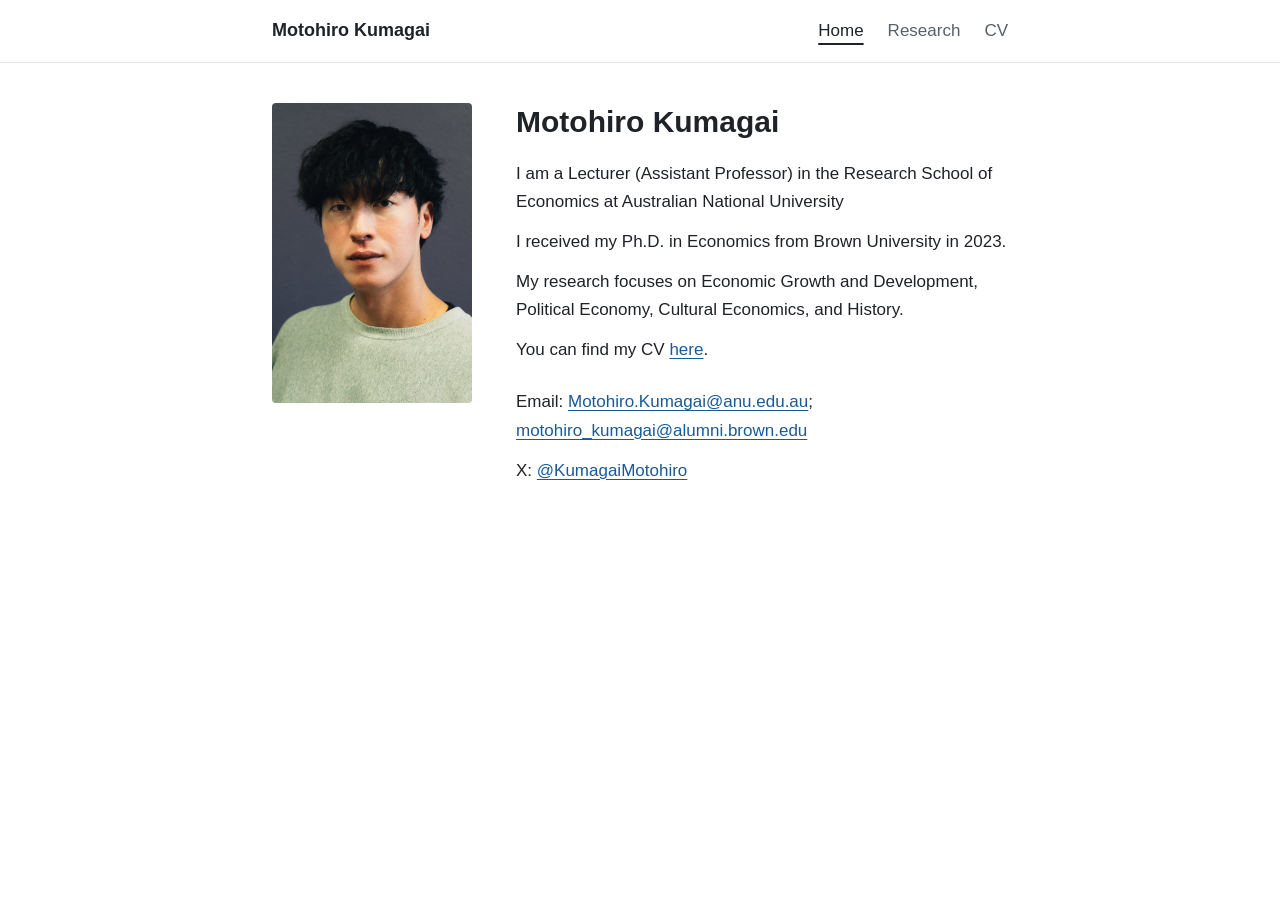
<file: index.html>
<!DOCTYPE html>
<html lang="en">
<head>
  <meta charset="utf-8">
  <meta name="viewport" content="width=device-width, initial-scale=1">
  <meta name="google-site-verification" content="nEzhapwCkBh-G1lQflMbihM4DeveiQUpsPVzZ7w9uSY">
  <title>Motohiro Kumagai | Economist, Australian National University</title>
  <meta name="description" content="Motohiro Kumagai is an economist and Lecturer (Assistant Professor) in the Research School of Economics at the Australian National University (ANU).">
  <link rel="canonical" href="https://motohirokumagai.com/">
  <meta property="og:type" content="website">
  <meta property="og:site_name" content="Motohiro Kumagai">
  <meta property="og:title" content="Motohiro Kumagai | Economist, Australian National University">
  <meta property="og:description" content="Motohiro Kumagai is an economist and Lecturer (Assistant Professor) in the Research School of Economics at the Australian National University (ANU).">
  <meta property="og:url" content="https://motohirokumagai.com/">
  <meta name="twitter:card" content="summary">
  <link rel="stylesheet" href="assets/site.css">
</head>
<body>
  <a class="skip-link" href="#main">Skip to main content</a>

  <header class="site-header">
    <div class="container">
      <a class="site-name" href="./">Motohiro Kumagai</a>
      <nav class="site-nav" aria-label="Main">
        <ul>
          <li><a href="./" aria-current="page">Home</a></li>
          <li><a href="research/">Research</a></li>
          <li><a href="cv/kumagai_cv.pdf">CV</a></li>
        </ul>
      </nav>
    </div>
  </header>

  <main id="main" class="container">
    <div class="profile">
      <img class="profile-photo" src="assets/motohiro.jpg" width="683" height="1024" alt="Photo of Motohiro Kumagai">
      <div>
        <h1>Motohiro Kumagai</h1>
        <p>I am a Lecturer (Assistant Professor) in the Research School of Economics at Australian National University</p>
        <p>I received my Ph.D. in Economics from Brown University in 2023.</p>
        <p>My research focuses on Economic Growth and Development, Political Economy, Cultural Economics, and History.</p>
        <p>You can find my CV <a href="cv/kumagai_cv.pdf">here</a>.</p>
        <div class="contact">
          <p>Email: <a href="mailto:Motohiro.Kumagai@anu.edu.au">Motohiro.Kumagai@anu.edu.au</a>; <a href="mailto:motohiro_kumagai@alumni.brown.edu">motohiro_kumagai@alumni.brown.edu</a></p>
          <p>X: <a href="https://twitter.com/kumagaimotohiro?lang=en">@KumagaiMotohiro</a></p>
        </div>
      </div>
    </div>
  </main>
</body>
</html>
</file>
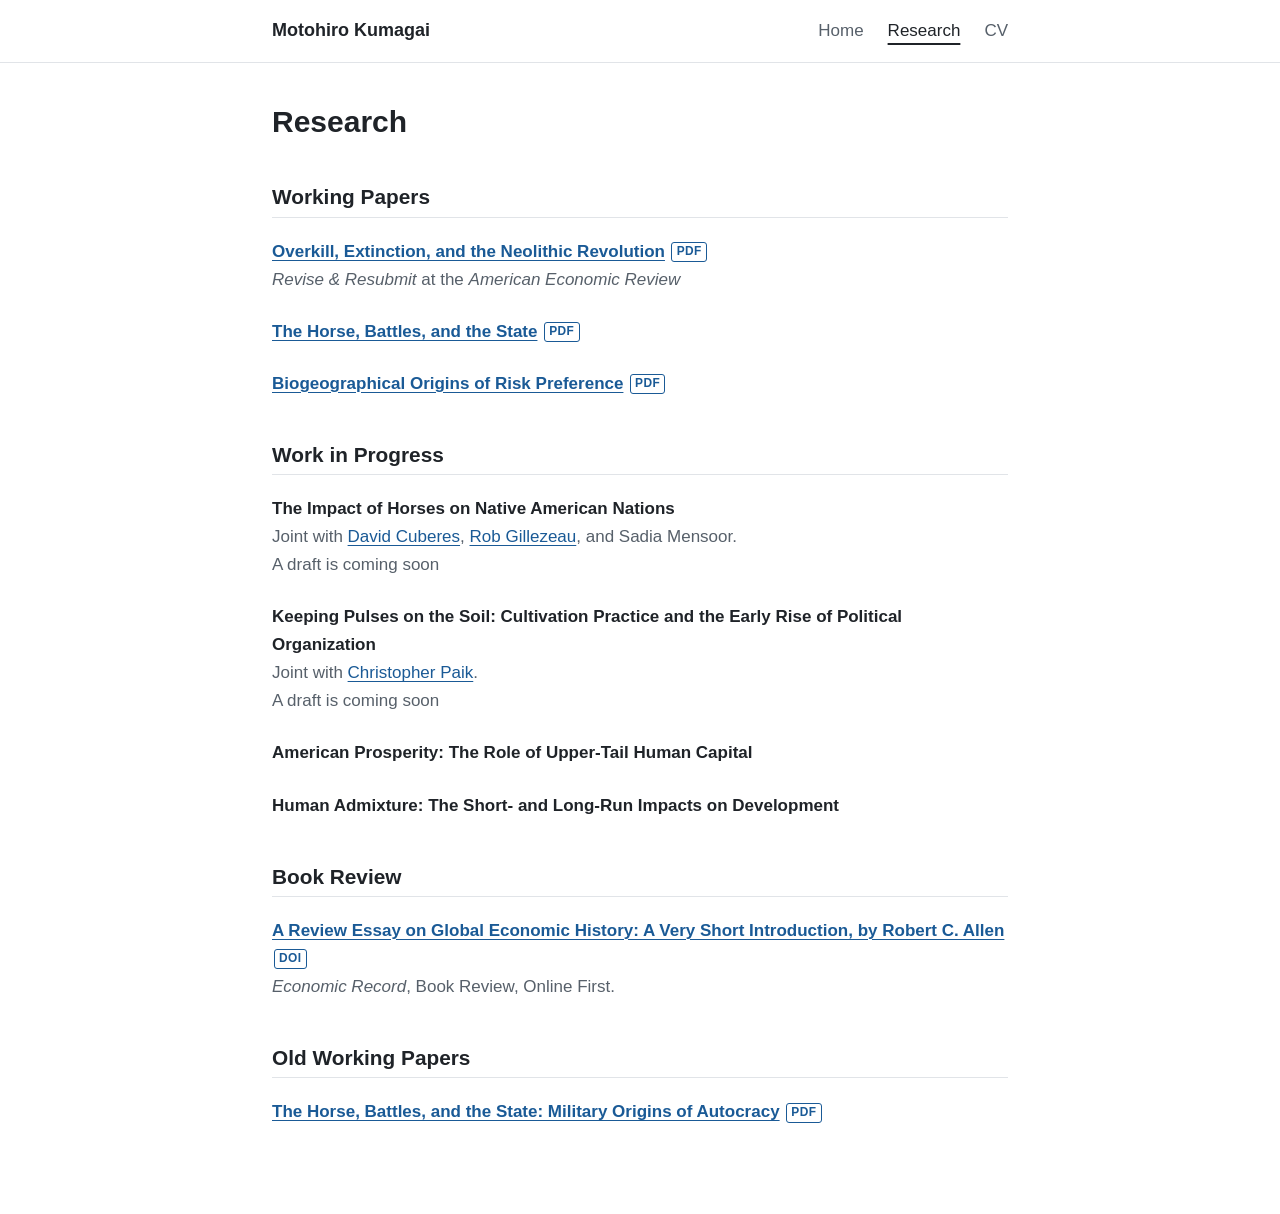
<file: research/index.html>
<!DOCTYPE html>
<html lang="en">
<head>
  <meta charset="utf-8">
  <meta name="viewport" content="width=device-width, initial-scale=1">
  <title>Research | Motohiro Kumagai, Economist at ANU</title>
  <meta name="description" content="Working papers, work in progress, and a book review by Motohiro Kumagai, an economist at the Australian National University (ANU).">
  <link rel="canonical" href="https://motohirokumagai.com/research/">
  <meta property="og:type" content="website">
  <meta property="og:site_name" content="Motohiro Kumagai">
  <meta property="og:title" content="Research | Motohiro Kumagai, Economist at ANU">
  <meta property="og:description" content="Working papers, work in progress, and a book review by Motohiro Kumagai, an economist at the Australian National University (ANU).">
  <meta property="og:url" content="https://motohirokumagai.com/research/">
  <meta name="twitter:card" content="summary">
  <link rel="stylesheet" href="../assets/site.css">
</head>
<body>
  <a class="skip-link" href="#main">Skip to main content</a>

  <header class="site-header">
    <div class="container">
      <a class="site-name" href="../">Motohiro Kumagai</a>
      <nav class="site-nav" aria-label="Main">
        <ul>
          <li><a href="../">Home</a></li>
          <li><a href="./" aria-current="page">Research</a></li>
          <li><a href="../cv/kumagai_cv.pdf">CV</a></li>
        </ul>
      </nav>
    </div>
  </header>

  <main id="main" class="container">
    <h1>Research</h1>

    <section>
      <h2 id="working-papers">Working Papers</h2>
      <ul class="paper-list">
        <li>
          <p class="paper-title"><a href="../jmp/kumagai_extinction_neolithic.pdf"><span class="paper-link">Overkill, Extinction, and the Neolithic Revolution</span> <span class="link-type">PDF</span></a></p>
          <p class="paper-detail"><em>Revise &amp; Resubmit</em> at the <em>American Economic Review</em></p>
        </li>
        <li>
          <p class="paper-title"><a href="../horse_battle_state/kumagai_horse_state_2025.pdf"><span class="paper-link">The Horse, Battles, and the State</span> <span class="link-type">PDF</span></a></p>
        </li>
        <li>
          <p class="paper-title"><a href="../mammal_risk/kumagai_mammal_risk.pdf"><span class="paper-link">Biogeographical Origins of Risk Preference</span> <span class="link-type">PDF</span></a></p>
        </li>
      </ul>
    </section>

    <section>
      <h2 id="work-in-progress">Work in Progress</h2>
      <ul class="paper-list">
        <li>
          <p class="paper-title">The Impact of Horses on Native American Nations</p>
          <p class="paper-detail">Joint with <a href="https://sites.google.com/site/davcuberes/home">David Cuberes</a>, <a href="http://www.rob-gillezeau.com/">Rob Gillezeau</a>, and Sadia Mensoor.</p>
          <p class="paper-detail">A draft is coming soon</p>
        </li>
        <li>
          <p class="paper-title">Keeping Pulses on the Soil: Cultivation Practice and the Early Rise of Political Organization</p>
          <p class="paper-detail">Joint with <a href="https://christopher-paik.com/">Christopher Paik</a>.</p>
          <p class="paper-detail">A draft is coming soon</p>
        </li>
        <li>
          <p class="paper-title">American Prosperity: The Role of Upper-Tail Human Capital</p>
        </li>
        <li>
          <p class="paper-title">Human Admixture: The Short- and Long-Run Impacts on Development</p>
        </li>
      </ul>
    </section>

    <section>
      <h2 id="book-review">Book Review</h2>
      <ul class="paper-list">
        <li>
          <p class="paper-title"><a href="https://doi.org/10.1111/1475-4932.70062"><span class="paper-link">A Review Essay on Global Economic History: A Very Short Introduction, by Robert C. Allen</span> <span class="link-type">DOI</span></a></p>
          <p class="paper-detail"><em>Economic Record</em>, Book Review, Online First.</p>
        </li>
      </ul>
    </section>

    <section>
      <h2 id="old-working-papers">Old Working Papers</h2>
      <ul class="paper-list">
        <li>
          <p class="paper-title"><a href="../horse_state/kumagai_horse_state_battle_autocracy.pdf"><span class="paper-link">The Horse, Battles, and the State: Military Origins of Autocracy</span> <span class="link-type">PDF</span></a></p>
        </li>
      </ul>
    </section>
  </main>
</body>
</html>
</file>
<file: assets/site.css>
/* Shared styles for motohirokumagai.com. Plain CSS, no build step. */

:root {
  color-scheme: light;
  --color-text: #1f2328;
  --color-muted: #57606a;
  --color-link: #1a5a96;
  --color-link-hover: #0f3d68;
  --color-border: #e1e4e8;
  --content-width: 48rem;
}

*,
*::before,
*::after {
  box-sizing: border-box;
}

html {
  -webkit-text-size-adjust: 100%;
  text-size-adjust: 100%;
}

body {
  margin: 0;
  background-color: #ffffff;
  color: var(--color-text);
  font-family: -apple-system, BlinkMacSystemFont, "Segoe UI", Roboto, "Helvetica Neue", Arial, "Noto Sans", sans-serif;
  font-size: 1.0625rem;
  line-height: 1.65;
  overflow-wrap: break-word;
}

img {
  display: block;
  max-width: 100%;
  height: auto;
}

a {
  color: var(--color-link);
  text-decoration-thickness: 1px;
  text-underline-offset: 0.18em;
}

a:hover {
  color: var(--color-link-hover);
  text-decoration-thickness: 2px;
}

a:focus-visible {
  outline: 3px solid var(--color-link);
  outline-offset: 2px;
  border-radius: 2px;
}

.container {
  width: 100%;
  max-width: var(--content-width);
  margin-inline: auto;
  padding-inline: 1rem;
}

/* Hidden above the page until reached with the keyboard. */
.skip-link {
  position: absolute;
  top: 0.5rem;
  left: 0.5rem;
  z-index: 10;
  padding: 0.5rem 0.75rem;
  background-color: #ffffff;
  border: 2px solid var(--color-link);
  transform: translateY(-200%);
}

.skip-link:focus {
  transform: none;
}

/* Header and navigation */

.site-header {
  border-bottom: 1px solid var(--color-border);
}

.site-header .container {
  display: flex;
  flex-wrap: wrap;
  align-items: center;
  justify-content: space-between;
  column-gap: 2rem;
  padding-block: 0.5rem;
}

.site-name {
  display: inline-block;
  padding-block: 0.5rem;
  color: var(--color-text);
  font-size: 1.125rem;
  font-weight: 600;
  text-decoration: none;
}

.site-nav ul {
  display: flex;
  flex-wrap: wrap;
  column-gap: 1.5rem;
  margin: 0;
  padding: 0;
  list-style: none;
}

.site-nav a {
  display: inline-block;
  padding-block: 0.5rem;
  color: var(--color-muted);
  text-decoration: none;
}

.site-nav a:hover,
.site-nav a[aria-current="page"] {
  color: var(--color-text);
  text-decoration: underline;
  text-decoration-thickness: 2px;
  text-underline-offset: 0.4em;
}

/* Page content */

main {
  padding-block: 2.5rem 4rem;
}

h1,
h2 {
  margin: 0;
  font-weight: 600;
  line-height: 1.25;
}

h1 {
  margin-bottom: 1.25rem;
  font-size: 1.875rem;
}

h2 {
  margin-top: 2.75rem;
  margin-bottom: 1.25rem;
  padding-bottom: 0.4rem;
  border-bottom: 1px solid var(--color-border);
  font-size: 1.3rem;
}

p {
  margin: 0 0 0.75rem;
}

/* Home */

.profile {
  display: grid;
  gap: 1.75rem;
}

.profile-photo {
  width: 10rem;
  border-radius: 4px;
}

.contact {
  margin-top: 1.5rem;
}

@media (min-width: 40rem) {
  .profile {
    grid-template-columns: 12.5rem minmax(0, 1fr);
    column-gap: 2.75rem;
    align-items: start;
  }

  .profile-photo {
    width: 100%;
  }
}

/* Research */

.paper-list {
  margin: 0;
  padding: 0;
  list-style: none;
}

.paper-list > li {
  margin-bottom: 1.5rem;
}

.paper-list p {
  margin: 0;
}

.paper-title {
  font-weight: 600;
}

/* Underline only the title text, not the space before the label. */
.paper-title a {
  text-decoration: none;
}

.paper-link {
  text-decoration: underline;
  text-decoration-thickness: 1px;
  text-underline-offset: 0.18em;
}

.paper-title a:hover .paper-link {
  text-decoration-thickness: 2px;
}

.paper-detail {
  color: var(--color-muted);
}

/* Small "PDF" / "DOI" label inside a link; inline-block keeps it out of the underline. */
.link-type {
  display: inline-block;
  margin-left: 0.15em;
  padding: 0 0.35em;
  border: 1px solid currentColor;
  border-radius: 3px;
  font-size: 0.7em;
  font-weight: 600;
  letter-spacing: 0.04em;
  line-height: 1.5;
  vertical-align: 0.15em;
}
</file>
